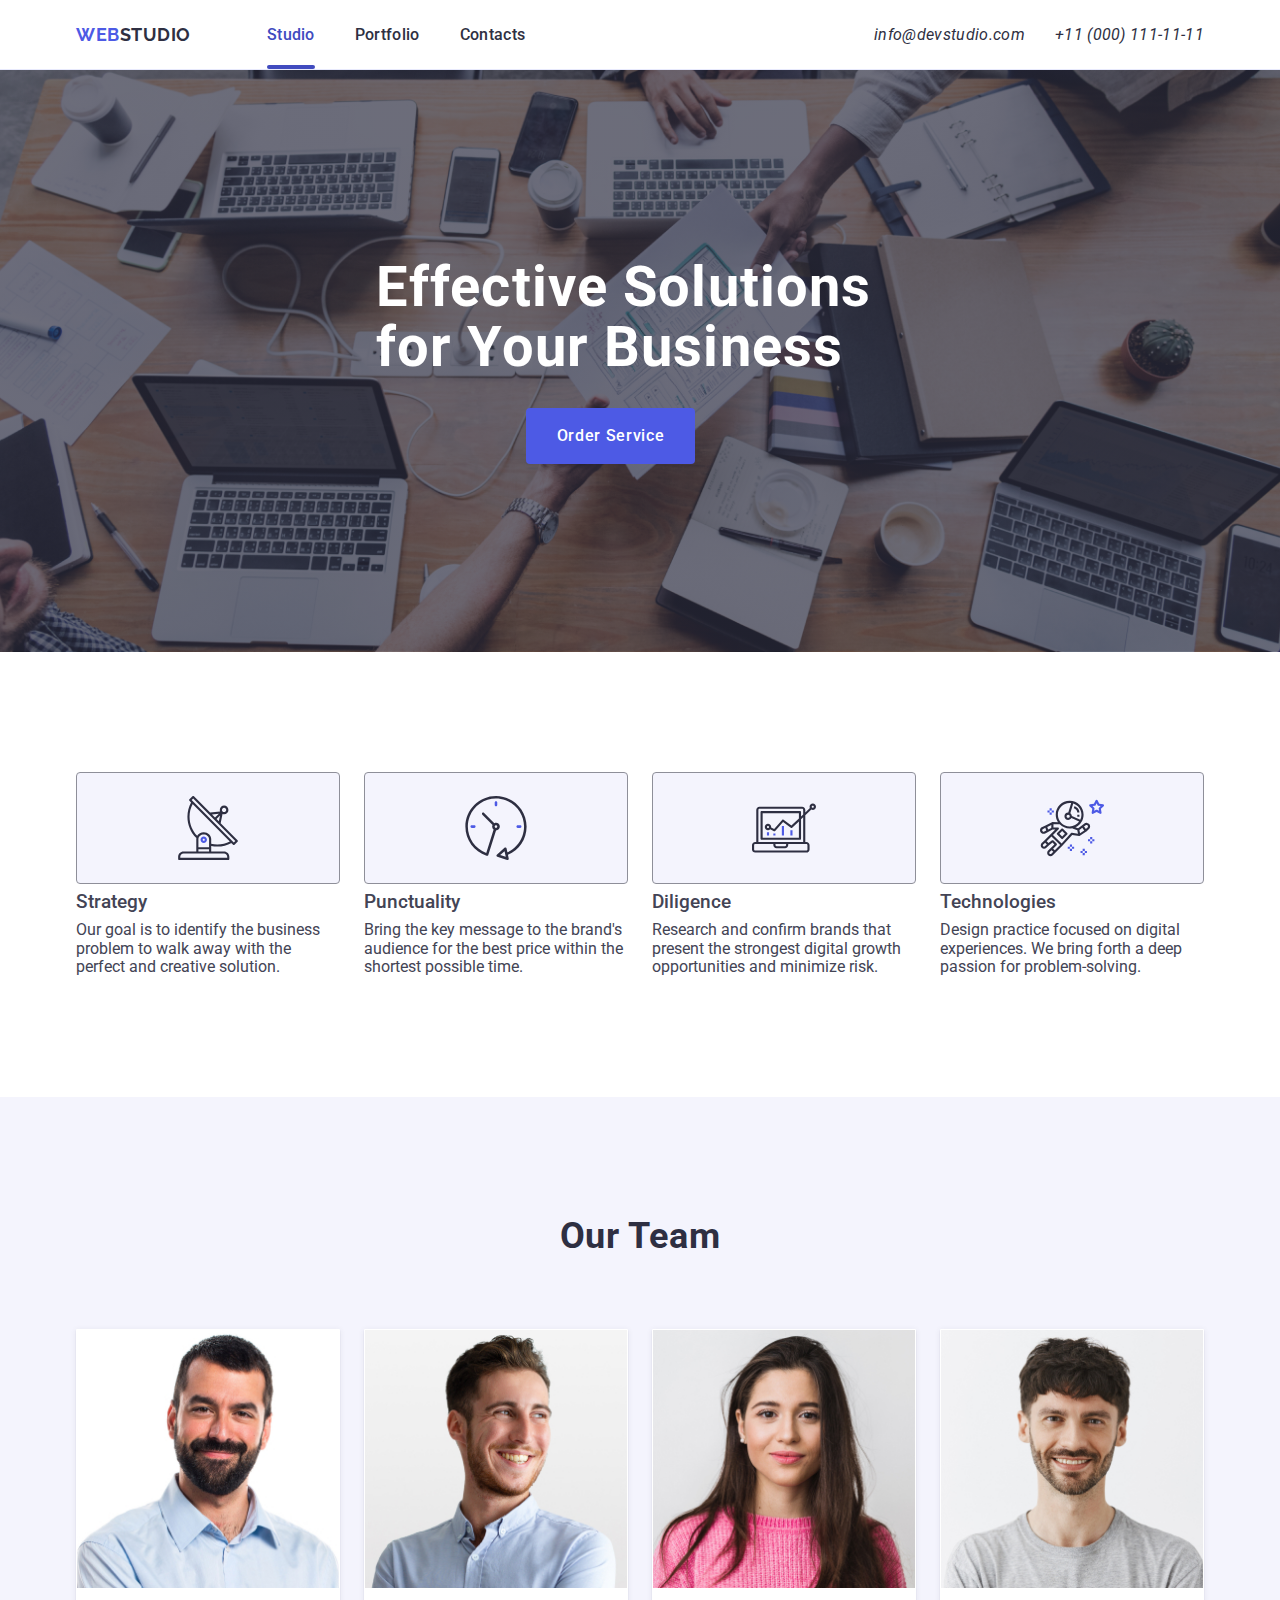
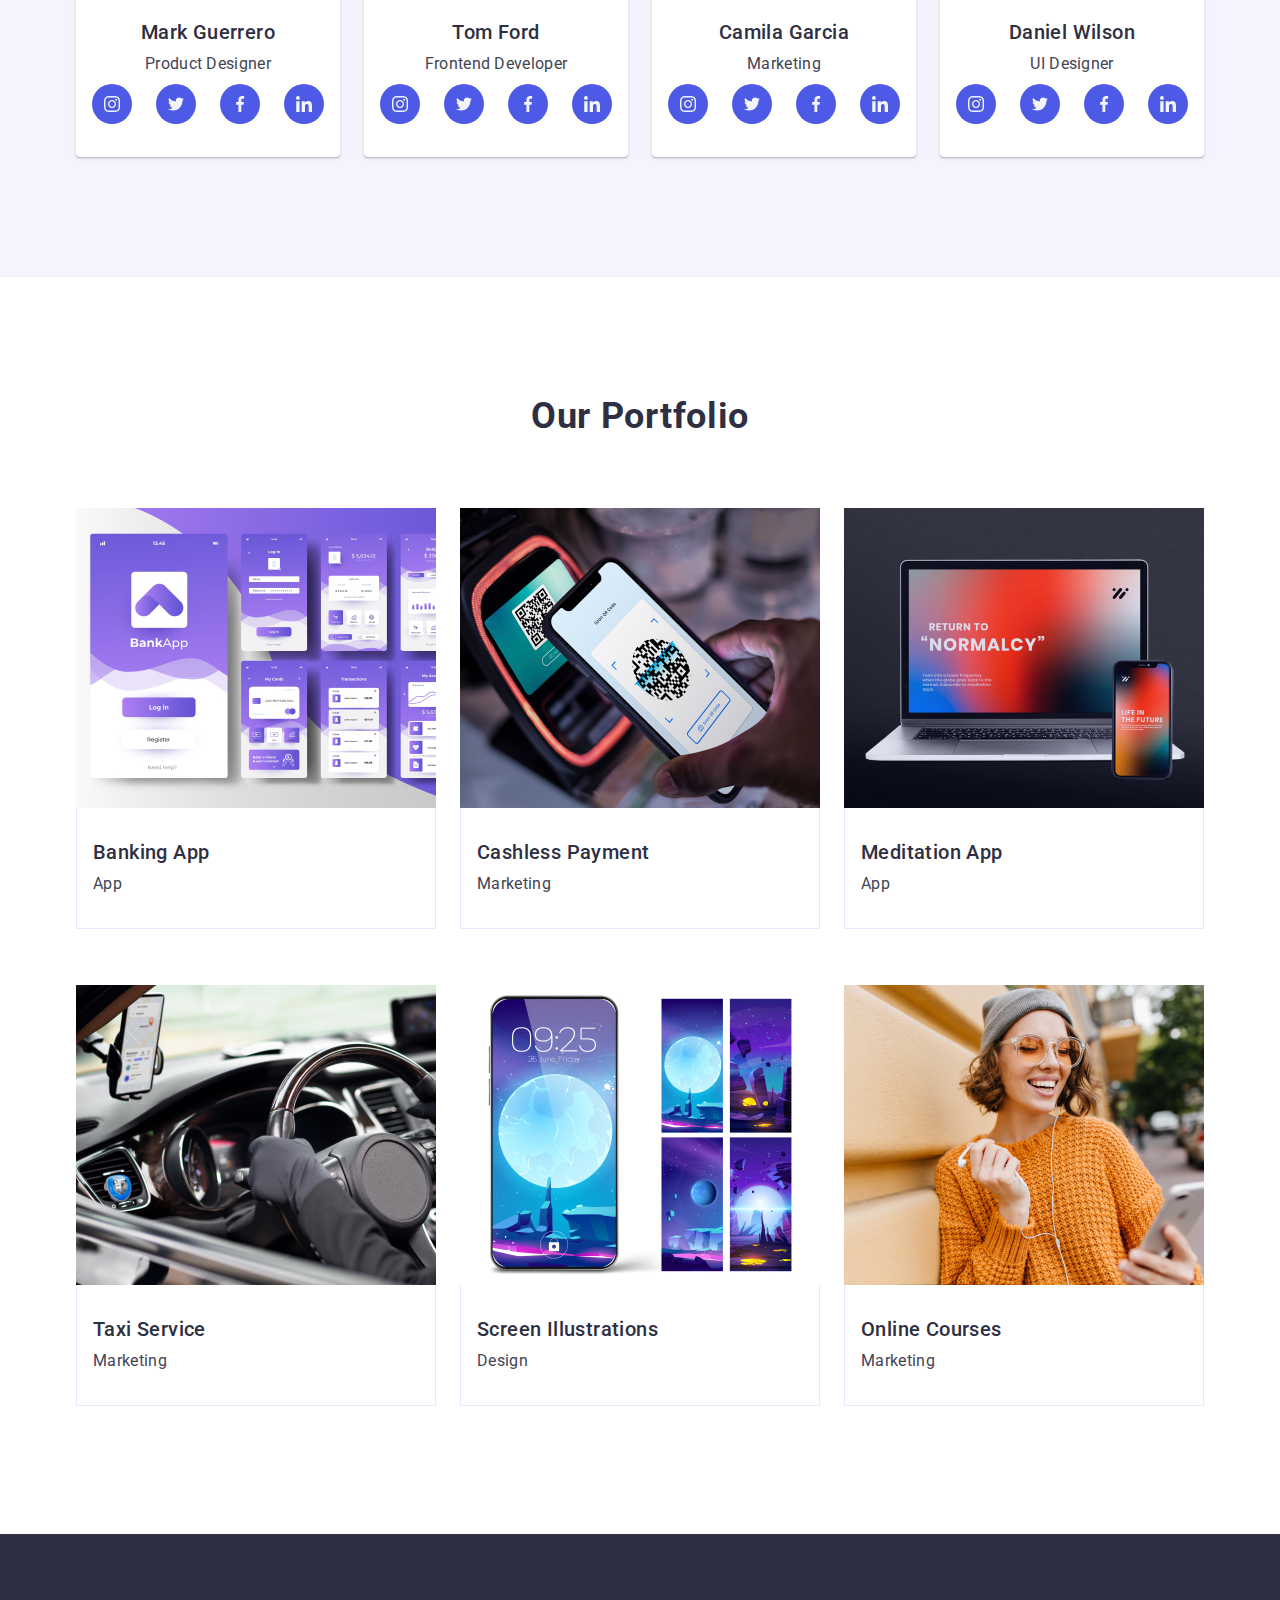
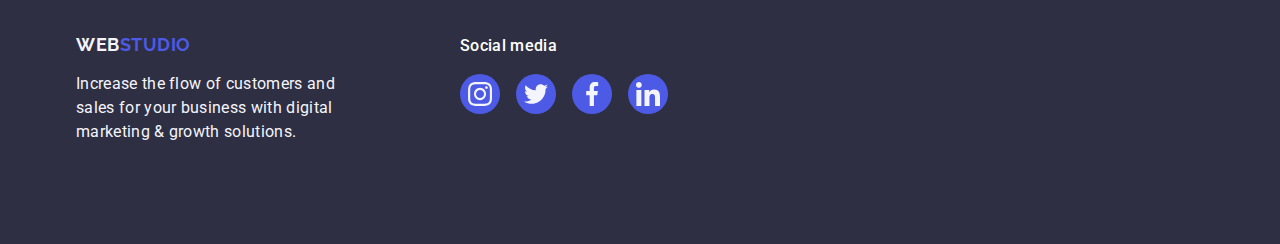
<file: index.html>
<!doctype html>
<html lang="en">
  <head>
    <meta charset="utf-8" />
    <meta name="description" content="Effective Solutions for Your Business" />
    <title>Website</title>
    
            <link rel="preconnect" href="https://fonts.googleapis.com">
      <link rel="preconnect" href="https://fonts.gstatic.com" crossorigin>
      <link href="https://fonts.googleapis.com/css2?family=Raleway:wght@800&family=Roboto:wght@400;500;700;900&display=swap" rel="stylesheet"> 
      <link rel="stylesheet" href="https://cdn.jsdelivr.net/npm/modern-normalize@2.0.0/modern-normalize.min.css"/>
      <link rel="stylesheet" href="./css/style.css"/> 
    <style>
        body{
          font-family:"Roboto",sans-serif;
          color:#434455;
          background-color: #ffffff;

        }  
        a{text-decoration: none;} 

         .container{
          width: 1158px;
          margin: 0 auto;
          padding: 0 15px;
          }
    </style>
  </head> 
  <body class="cialo">
    <svg aria-hidden="true" style="position: absolute; width: 0; height: 0; overflow: hidden;" version="1.1" xmlns="http://www.w3.org/2000/svg" xmlns:xlink="http://www.w3.org/1999/xlink">
      <defs>
      <symbol id="icon-twitter" viewBox="0 0 32 32">
      <path fill="#f4f4fd" style="fill: var(--color1, #f4f4fd)" d="M32 6.078c-1.1 0.494-2.376 0.858-3.712 1.029l-0.068 0.007c1.36-0.817 2.381-2.078 2.873-3.58l0.013-0.046c-1.197 0.723-2.591 1.274-4.076 1.574l-0.084 0.014c-1.2-1.279-2.901-2.076-4.788-2.076-3.623 0-6.56 2.937-6.56 6.56v0c0 0.52 0.044 1.020 0.152 1.496-5.468-0.276-10.278-2.878-13.495-6.828l-0.027-0.034c-0.563 0.949-0.895 2.091-0.895 3.311 0 2.264 1.145 4.261 2.888 5.442l0.023 0.015c-1.092-0.030-2.109-0.325-2.997-0.823l0.033 0.017v0.072c0.004 3.164 2.237 5.806 5.213 6.438l0.043 0.008c-0.501 0.137-1.075 0.216-1.669 0.216-0.018 0-0.036-0-0.054-0l0.003 0c-0.031 0.001-0.067 0.001-0.103 0.001-0.403 0-0.796-0.041-1.176-0.119l0.037 0.006c0.873 2.624 3.273 4.496 6.121 4.57l0.009 0c-2.214 1.744-5.044 2.798-8.12 2.798-0.005 0-0.010 0-0.015 0h0.001c-0.538 0-1.054-0.024-1.57-0.090 2.826 1.846 6.287 2.944 10.004 2.944 0.021 0 0.042-0 0.063-0h-0.003c12.072 0 18.672-10 18.672-18.668 0-0.29-0.010-0.57-0.024-0.848 1.299-0.937 2.391-2.066 3.258-3.359l0.030-0.047z"></path>
      </symbol>
      <symbol id="icon-linkedin" viewBox="0 0 32 32">
      <path fill="#f4f4fd" style="fill: var(--color1, #f4f4fd)" d="M31.992 32h0.008v-11.74c0-5.74-1.236-10.164-7.948-10.164-3.226 0-5.392 1.772-6.276 3.45h-0.094v-2.912h-6.362v21.366h6.628v-10.58c0-2.786 0.528-5.48 3.976-5.48 3.4 0 3.45 3.18 3.45 5.66v10.4h6.62zM0.528 10.636h6.634v21.364h-6.634v-21.364zM3.842 0c-2.12 0-3.84 1.72-3.84 3.84s1.72 3.88 3.84 3.88c2.122 0 3.844-1.76 3.844-3.88s-1.726-3.84-3.846-3.84z"></path>
      </symbol>
      <symbol id="icon-facebook" viewBox="0 0 32 32">
      <path fill="#f4f4fd" style="fill: var(--color1, #f4f4fd)" d="M21.33 5.314h2.92v-5.088c-1.238-0.144-2.672-0.226-4.125-0.226-0.046 0-0.092 0-0.138 0l0.007-0c-4.212 0-7.094 2.65-7.094 7.52v4.48h-4.65v5.688h4.648v14.312h5.698v-14.31h4.46l0.708-5.69h-5.17v-3.92c0.002-1.644 0.444-2.768 2.736-2.768z"></path>
      </symbol>
      <symbol id="icon-instagram" viewBox="0 0 32 32">
      <path fill="#f4f4fd" style="fill: var(--color1, #f4f4fd)" d="M31.968 9.408c-0.074-1.7-0.35-2.87-0.744-3.882-0.424-1.111-1.053-2.058-1.849-2.837l-0.001-0.001c-0.78-0.792-1.724-1.419-2.778-1.826l-0.054-0.018c-1.020-0.394-2.18-0.67-3.88-0.744-1.716-0.080-2.262-0.1-6.602-0.1-4.346 0-4.89 0.020-6.596 0.094-1.7 0.074-2.868 0.35-3.88 0.744-1.112 0.424-2.060 1.053-2.839 1.849l-0.001 0.001c-0.792 0.78-1.419 1.724-1.826 2.778l-0.018 0.054c-0.394 1.020-0.668 2.18-0.744 3.88-0.080 1.714-0.1 2.26-0.1 6.602 0 4.346 0.020 4.89 0.094 6.596 0.074 1.7 0.35 2.87 0.744 3.882 0.406 1.076 1.038 2.038 1.85 2.84 0.8 0.81 1.77 1.442 2.832 1.842 1.020 0.394 2.18 0.67 3.882 0.744 1.706 0.076 2.25 0.094 6.596 0.094 4.344 0 4.888-0.020 6.594-0.094 1.7-0.074 2.87-0.35 3.882-0.744 2.156-0.85 3.832-2.524 4.663-4.625l0.019-0.055c0.394-1.020 0.67-2.184 0.744-3.884 0.076-1.706 0.094-2.25 0.094-6.594 0-4.346-0.006-4.89-0.080-6.596zM29.088 22.472c-0.070 1.564-0.332 2.408-0.552 2.97-0.551 1.4-1.638 2.488-3.002 3.027l-0.036 0.013c-0.562 0.218-1.412 0.48-2.968 0.548-1.688 0.076-2.194 0.094-6.464 0.094s-4.782-0.020-6.464-0.094c-1.564-0.068-2.408-0.33-2.97-0.55-0.721-0.269-1.335-0.676-1.837-1.193l-0.001-0.001c-0.517-0.504-0.923-1.118-1.183-1.804l-0.011-0.034c-0.22-0.562-0.48-1.412-0.55-2.968-0.074-1.688-0.094-2.196-0.094-6.464 0-4.27 0.020-4.782 0.094-6.464 0.070-1.564 0.332-2.406 0.55-2.97 0.256-0.694 0.664-1.324 1.2-1.838 0.52-0.53 1.144-0.938 1.84-1.194 0.56-0.22 1.412-0.48 2.968-0.55 1.688-0.074 2.194-0.094 6.464-0.094 4.276 0 4.78 0.020 6.464 0.094 1.562 0.070 2.406 0.332 2.968 0.55 0.694 0.256 1.326 0.664 1.84 1.194 0.53 0.52 0.936 1.144 1.192 1.84 0.22 0.56 0.482 1.412 0.55 2.968 0.076 1.688 0.094 2.194 0.094 6.464s-0.018 4.77-0.092 6.458z"></path>
      <path fill="#f4f4fd" style="fill: var(--color1, #f4f4fd)" d="M16.060 7.782c-4.462 0.102-8.041 3.743-8.041 8.22s3.578 8.118 8.031 8.22l0.009 0c4.462-0.102 8.041-3.743 8.041-8.22s-3.578-8.118-8.031-8.22l-0.009-0zM16.060 21.336c-2.946 0-5.334-2.388-5.334-5.334s2.388-5.334 5.334-5.334v0c2.946 0 5.334 2.388 5.334 5.334s-2.388 5.334-5.334 5.334v0zM26.524 7.458c0 1.060-0.86 1.92-1.92 1.92s-1.92-0.86-1.92-1.92v0c0-1.060 0.86-1.92 1.92-1.92s1.92 0.86 1.92 1.92v0z"></path>
      </symbol>
      <symbol id="icon-antenna" viewBox="0 0 32 32">
      <path fill="#2e2f42" style="fill: var(--color2, #2e2f42)" d="M30.773 22.098l-8.443-8.505 0.937-4.615c0.242 0.094 0.499 0.143 0.759 0.145h0.006c0.008 0 0.017 0 0.026 0 1.192 0 2.159-0.967 2.159-2.159s-0.967-2.159-2.159-2.159c-1.192 0-2.159 0.967-2.159 2.159 0 0.26 0.046 0.508 0.13 0.739l-0.005-0.015-4.96 0.605-8.091-8.133c-0.096-0.098-0.229-0.159-0.376-0.16h-0c-0.14 0.001-0.274 0.057-0.373 0.155l-1.513 1.504c-0.097 0.097-0.156 0.23-0.156 0.377s0.060 0.281 0.156 0.377v0l0.814 0.825c-1.143 2.062-1.816 4.522-1.816 7.139 0 4.106 1.656 7.825 4.336 10.526l-0.001-0.001c0.042 0.041 0.091 0.073 0.146 0.098-0.032 0.164-0.051 0.353-0.052 0.546v6.188h-6.4c-1.472 0.001-2.666 1.194-2.667 2.666v1.067c0 0.295 0.239 0.533 0.534 0.533h24.534c0.294 0 0.534-0.239 0.534-0.534v-1.067c-0.002-1.472-1.195-2.665-2.667-2.666h-6.4v-2.742c1.003 0.21 2.024 0.317 3.049 0.32 2.58-0.003 5.005-0.663 7.117-1.822l-0.077 0.039 0.819 0.823c0.099 0.101 0.235 0.159 0.377 0.16 0.14-0.001 0.274-0.056 0.373-0.155l1.512-1.505c0.096-0.097 0.156-0.23 0.156-0.377s-0.060-0.28-0.156-0.377v0zM23.28 6.233c0.193-0.192 0.458-0.31 0.752-0.31 0.589 0 1.067 0.478 1.067 1.066s-0.477 1.066-1.067 1.066c-0 0-0 0-0 0h-0.003c-0.587-0.003-1.061-0.479-1.061-1.066 0-0.296 0.12-0.563 0.315-0.756l0-0h-0.002zM22.024 9.738l-0.599 2.945-1.175-1.182 1.774-1.764zM21.419 8.836l-1.92 1.909-1.485-1.493 3.405-0.415zM24.004 28.8c0.884 0 1.6 0.716 1.6 1.6v0 0.534h-23.466v-0.534c0-0.884 0.716-1.6 1.6-1.6h20.267zM16.538 26.666v1.067h-5.334v-1.067h5.334zM11.204 25.6v-4.053c0-1.294 1.197-2.346 2.666-2.346s2.667 1.053 2.667 2.346v4.053h-5.334zM17.604 23.904v-2.357c0-1.882-1.675-3.413-3.733-3.413-0.018-0-0.038-0-0.059-0-1.353 0-2.54 0.707-3.213 1.771l-0.009 0.016c-2.36-2.482-3.811-5.846-3.811-9.549 0-2.314 0.567-4.496 1.569-6.414l-0.036 0.077 18.602 18.709c-1.823 0.947-3.98 1.502-6.266 1.502-1.079 0-2.128-0.124-3.136-0.357l0.093 0.018zM28.893 23.221l-21.057-21.18 0.755-0.752 7.935 7.98c0.003 0 0.006 0.007 0.009 0.009l13.114 13.191-0.757 0.752z"></path>
      <path fill="#4d5ae5" style="fill: var(--color3, #4d5ae5)" d="M13.876 20.267h-0.005c-0.001 0-0.002 0-0.002 0-0.884 0-1.6 0.716-1.6 1.6s0.715 1.599 1.597 1.6h0.005c0.001 0 0.002 0 0.002 0 0.884 0 1.6-0.716 1.6-1.6s-0.715-1.599-1.597-1.6h-0zM14.249 22.245c-0.096 0.096-0.229 0.155-0.376 0.155-0.295 0-0.534-0.239-0.534-0.534 0-0.001 0-0.001 0-0.002v0c0.002-0.292 0.238-0.529 0.53-0.53h0c0.293 0.002 0.531 0.24 0.531 0.534 0 0.148-0.060 0.281-0.157 0.378l-0 0h0.005z"></path>
      </symbol>
      <symbol id="icon-astronaut" viewBox="0 0 32 32">
      <path fill="#4d5ae5" style="fill: var(--color3, #4d5ae5)" d="M31.974 4.524c-0.064-0.191-0.227-0.332-0.427-0.362l-0.003-0-1.911-0.278-0.855-1.731c-0.179-0.365-0.776-0.365-0.956 0l-0.855 1.731-1.91 0.278c-0.26 0.038-0.457 0.26-0.457 0.528 0 0.15 0.062 0.285 0.161 0.382l0 0 1.383 1.348-0.326 1.903c-0.034 0.2 0.048 0.402 0.212 0.521 0.166 0.12 0.383 0.136 0.562 0.040l1.709-0.899 1.709 0.899c0.072 0.038 0.157 0.060 0.247 0.060 0.295 0 0.534-0.239 0.534-0.534 0-0.031-0.003-0.062-0.008-0.092l0 0.003-0.326-1.903 1.383-1.348c0.099-0.097 0.161-0.233 0.161-0.382 0-0.059-0.009-0.115-0.027-0.168l0.001 0.004zM29.511 5.851c-0.125 0.122-0.183 0.299-0.153 0.472l0.191 1.114-1-0.526c-0.072-0.039-0.158-0.062-0.248-0.062s-0.177 0.023-0.251 0.063l0.003-0.001-1 0.526 0.191-1.114c0.005-0.027 0.008-0.058 0.008-0.090 0-0.15-0.062-0.285-0.161-0.382l-0-0-0.81-0.79 1.119-0.162c0.174-0.025 0.324-0.135 0.401-0.292l0.5-1.013 0.501 1.013c0.078 0.157 0.228 0.267 0.402 0.292l1.119 0.162-0.809 0.79zM26.134 20.522h-1.067v1.067h1.067v-1.067zM26.134 22.655h-1.067v1.067h1.067v-1.067z"></path>
      <path fill="#4d5ae5" style="fill: var(--color3, #4d5ae5)" d="M27.2 21.589h-1.067v1.067h1.067v-1.067zM25.067 21.589h-1.067v1.067h1.067v-1.067zM22.4 26.389h-1.067v1.067h1.067v-1.067zM22.4 28.523h-1.067v1.067h1.067v-1.067zM23.467 27.456h-1.067v1.067h1.067v-1.067z"></path>
      <path fill="#4d5ae5" style="fill: var(--color3, #4d5ae5)" d="M21.334 27.456h-1.067v1.067h1.067v-1.067zM16 24.256h-1.066v1.067h1.066v-1.067zM16 26.389h-1.066v1.067h1.066v-1.067zM17.067 25.323h-1.067v1.067h1.067v-1.067zM14.934 25.323h-1.067v1.067h1.067v-1.067zM5.867 6.122h-1.066v1.066h1.066v-1.066zM5.867 8.255h-1.066v1.067h1.066v-1.066zM6.933 7.189h-1.066v1.067h1.066v-1.067zM4.8 7.189h-1.067v1.067h1.067v-1.067z"></path>
      <path fill="#2e2f42" style="fill: var(--color2, #2e2f42)" d="M24.715 14.159c-0.28-0.377-0.699-0.636-1.179-0.704l-0.009-0.001c-0.076-0.012-0.164-0.018-0.254-0.018-0.411 0-0.789 0.139-1.090 0.374l0.004-0.003-1.252 0.96-1.898 1.417-1.358-0.541c2.421-1.086 4.114-3.508 4.114-6.32 0-3.823-3.122-6.933-6.961-6.933s-6.962 3.11-6.962 6.933c0 1.386 0.414 2.674 1.12 3.758l-2.769-0.024c-0.008 0-0.015 0.005-0.024 0.005-0.056 0.002-0.109 0.013-0.159 0.032l0.004-0.001c-0.013 0.005-0.026 0.008-0.038 0.014-0.006 0.002-0.013 0.003-0.019 0.007l-3.234 1.597-1.893 0.911c-0.024 0.011-0.045 0.023-0.064 0.036l0.001-0.001c-0.482 0.324-0.794 0.866-0.794 1.482 0 0.297 0.073 0.576 0.201 0.822l-0.005-0.010c0.22 0.429 0.595 0.745 1.056 0.89 0.161 0.053 0.345 0.083 0.537 0.083 0.308 0 0.598-0.078 0.851-0.216l-0.009 0.005 1.388-0.738 2.264-1.169 1.357-0.008-5.442 5.415c0 0.001-0.001 0.001-0.002 0.002l-1.339 1.333c-0.303 0.299-0.49 0.714-0.49 1.173 0 0.002 0 0.003 0 0.005v-0c0 0.445 0.173 0.863 0.49 1.178 0.325 0.323 0.752 0.485 1.179 0.485s0.855-0.162 1.18-0.485l1.314-1.308 1.741-1.3 0.901 0.897-3.102 3.088c-0.303 0.299-0.49 0.714-0.49 1.173 0 0.002 0 0.003 0 0.005v-0c0 0.445 0.174 0.863 0.49 1.179 0.325 0.323 0.752 0.485 1.18 0.485s0.855-0.162 1.18-0.485l3.482-3.466c0-0.001 0-0.002 0.001-0.002l1.010-1-0.004-0.003c0.007-0.006 0.015-0.009 0.022-0.015l5.166-5.658 3.471 0.494c0.020 0.003 0.044 0.004 0.068 0.004 0.070 0 0.137-0.014 0.198-0.039l-0.004 0.001c0.017-0.006 0.033-0.015 0.050-0.023 0.019-0.009 0.039-0.015 0.057-0.027l3.213-2.134c0.012-0.008 0.018-0.020 0.029-0.029 0.012-0.010 0.029-0.014 0.040-0.025l1.272-1.192c0.347-0.326 0.564-0.787 0.564-1.299 0-0.4-0.132-0.77-0.355-1.067l0.003 0.005zM2.13 17.77c-0.173 0.093-0.37 0.111-0.558 0.052-0.295-0.093-0.505-0.364-0.505-0.683 0-0.236 0.114-0.445 0.29-0.575l0.002-0.001 1.314-0.632 0.316 0.925 0.133 0.388-0.993 0.527zM5.628 15.943l-1.548 0.8-0.255-0.747-0.183-0.537 2.026-1-0.040 1.483zM20.727 9.322c0 0.918-0.219 1.785-0.599 2.559l-4.181-1.899c-0.043-0.575-0.342-1.073-0.782-1.384l-0.006-0.004 1.464-4.86c2.378 0.755 4.105 2.974 4.105 5.587zM8.938 9.322c0-3.235 2.644-5.867 5.894-5.867 0.253 0 0.5 0.022 0.745 0.053l-1.432 4.753c-0.019 0-0.037-0.005-0.057-0.005-0 0-0.001 0-0.001 0-1.032 0-1.869 0.835-1.871 1.866v0c0.003 1.031 0.84 1.867 1.871 1.867 0 0 0.001 0 0.001 0h-0c0.694 0 1.294-0.383 1.618-0.944l3.863 1.755c-1.075 1.447-2.795 2.39-4.736 2.39-3.25 0-5.895-2.633-5.895-5.867zM14.895 10.122c0 0.441-0.362 0.8-0.806 0.8-0.001 0-0.001 0-0.002 0-0.443 0-0.802-0.358-0.804-0.8v-0c0-0.441 0.361-0.8 0.806-0.8s0.806 0.359 0.806 0.8zM2.465 25.146c-0.11 0.108-0.261 0.175-0.428 0.175s-0.317-0.067-0.427-0.175l0 0c-0.109-0.108-0.176-0.257-0.176-0.422s0.067-0.315 0.176-0.422l0-0 0.962-0.959 0.851 0.848-0.958 0.955zM5.678 28.88c-0.11 0.109-0.261 0.176-0.428 0.176s-0.317-0.067-0.427-0.175l0 0c-0.109-0.108-0.176-0.257-0.176-0.422s0.067-0.315 0.176-0.422l0-0 0.963-0.959 0.852 0.848-0.96 0.955zM9.161 25.411l-0.002 0.001-1.765 1.76-0.851-0.848 1.763-1.756s0.001 0 0.002-0.001c0.040-0.040 0.065-0.088 0.090-0.135 0.007-0.014 0.020-0.026 0.026-0.040 0.017-0.041 0.019-0.085 0.025-0.129 0.004-0.024 0.014-0.047 0.014-0.073 0-0.035-0.012-0.070-0.020-0.105-0.007-0.032-0.007-0.065-0.018-0.096-0.020-0.050-0.055-0.095-0.091-0.137-0.010-0.012-0.014-0.027-0.025-0.038h-0.001l-0.001-0.002-1.607-1.6c-0.017-0.017-0.039-0.024-0.058-0.038-0.025-0.021-0.054-0.040-0.084-0.056l-0.003-0.001c-0.027-0.013-0.058-0.024-0.090-0.032l-0.003-0.001c-0.030-0.009-0.065-0.017-0.101-0.020l-0.002-0c-0.006-0-0.013-0-0.020-0-0.026 0-0.052 0.002-0.077 0.006l0.003-0c-0.039 0.004-0.074 0.011-0.108 0.021l0.004-0.001c-0.036 0.013-0.067 0.028-0.096 0.046l0.002-0.001c-0.020 0.011-0.043 0.015-0.061 0.029l-1.774 1.324-0.901-0.897 2.399-2.386 4.36 4.289-0.927 0.919zM15.979 18.394c-0.015-0.002-0.030 0.004-0.045 0.003-0.008-0-0.017-0.001-0.026-0.001-0.031 0-0.062 0.003-0.092 0.008l0.003-0c-0.030 0.005-0.059 0.011-0.088 0.021-0.037 0.013-0.069 0.029-0.098 0.048l0.002-0.001c-0.030 0.018-0.057 0.038-0.083 0.061-0.013 0.011-0.028 0.017-0.040 0.029l-4.698 5.146-4.328-4.257 2.833-2.818c0.096-0.097 0.156-0.23 0.156-0.377 0-0.295-0.239-0.534-0.534-0.534-0 0-0.001 0-0.001 0h0l-2.219 0.013 0.027-1.607 3.104 0.027c1.264 1.297 3.027 2.101 4.978 2.101 0.001 0 0.002 0 0.003 0h-0c0.438 0 0.864-0.045 1.279-0.122 0.040 0.032 0.079 0.064 0.13 0.085l2.41 0.96 0.331 1.643-3.003-0.427zM20.020 18.573l-0.314-1.558 1.447-1.080 0.947 1.257-2.080 1.381zM23.774 15.742l-0.838 0.785-0.931-1.236 0.831-0.637c0.155-0.12 0.351-0.168 0.543-0.143 0.194 0.027 0.364 0.128 0.48 0.284 0.217 0.292 0.18 0.699-0.085 0.947z"></path>
      <path fill="#2e2f42" style="fill: var(--color2, #2e2f42)" d="M13.602 18.544l-2.143-2.134c-0.096-0.096-0.229-0.155-0.376-0.155s-0.28 0.059-0.376 0.155l-2.143 2.134c-0.097 0.097-0.156 0.231-0.156 0.378s0.060 0.281 0.156 0.378l-0-0 2.143 2.133c0.096 0.096 0.229 0.155 0.376 0.155s0.28-0.059 0.376-0.155l2.143-2.133c0.097-0.097 0.157-0.23 0.157-0.378s-0.060-0.282-0.157-0.378l-0-0zM11.083 20.303l-1.386-1.381 1.386-1.381 1.387 1.381-1.387 1.381zM17.164 5.071l-0.258 1.035c0.071 0.018 1.738 0.452 1.738 2.149h1.067c0-2.017-1.666-2.966-2.546-3.185zM19.711 9.322h-1.067v1.067h1.067v-1.067z"></path>
      </symbol>
      <symbol id="icon-diagram" viewBox="0 0 32 32">
      <path fill="#4d5ae5" style="fill: var(--color3, #4d5ae5)" d="M14.925 14.965h1.066v4.797h-1.066v-4.797zM19.19 17.097h1.066v2.665h-1.066v-2.665zM10.661 18.696h1.066v1.066h-1.066v-1.066zM7.463 18.163h1.066v1.599h-1.066v-1.599z"></path>
      <path fill="#2e2f42" style="fill: var(--color2, #2e2f42)" d="M1.599 28.291h25.587c0 0 0 0 0 0 0.883 0 1.599-0.716 1.599-1.599v0-2.133c0-0.883-0.716-1.599-1.599-1.599-0 0-0 0-0.001 0h-0.533v-13.293l3.028-2.868c0.207 0.105 0.452 0.166 0.711 0.166 0.888 0 1.608-0.72 1.608-1.608s-0.72-1.608-1.608-1.608c-0.888 0-1.608 0.72-1.608 1.608 0 0.247 0.055 0.48 0.155 0.689l-0.004-0.010-2.282 2.163v-1.23c0-0.883-0.716-1.599-1.599-1.599v0h-21.322c-0 0-0 0-0.001 0-0.883 0-1.599 0.716-1.599 1.599 0 0 0 0 0 0.001v-0 15.991h-0.533c-0.883 0-1.599 0.716-1.599 1.599 0 0 0 0 0 0.001v-0 2.133c0 0.883 0.716 1.599 1.599 1.599v0zM30.384 4.837c0.294 0 0.533 0.239 0.533 0.533s-0.239 0.533-0.533 0.533v0c-0.294 0-0.533-0.239-0.533-0.533s0.239-0.533 0.533-0.533v0zM3.199 6.969c0-0.295 0.239-0.534 0.533-0.534h21.322c0.294 0 0.533 0.239 0.533 0.534v2.238l-1.066 1.013v-2.185c0-0.295-0.238-0.533-0.533-0.533h-19.19c-0.295 0-0.533 0.239-0.533 0.533v13.326c0 0.295 0.239 0.534 0.533 0.534h19.19c0.294 0 0.533-0.239 0.533-0.534v-9.674l1.066-1.010v12.283h-22.388v-15.991zM7.996 13.899c-0.001 0-0.003 0-0.005 0-0.883 0-1.599 0.716-1.599 1.599s0.716 1.599 1.599 1.599c0.432 0 0.824-0.171 1.112-0.45l-0 0 1.853 0.93c0.215 0.108 0.476 0.057 0.636-0.123l3.938-4.431 3.872 2.902c0.208 0.156 0.498 0.139 0.686-0.040l3.365-3.188v8.131h-18.123v-12.26h18.124v2.66l-3.772 3.572-3.905-2.928c-0.088-0.066-0.199-0.106-0.319-0.106-0.158 0-0.3 0.069-0.398 0.178l-0 0.001-3.993 4.493-1.493-0.746c0.011-0.064 0.018-0.129 0.021-0.194-0-0.883-0.716-1.599-1.599-1.599h-0zM8.529 15.498c0 0.294-0.239 0.533-0.533 0.533s-0.533-0.239-0.533-0.533v0c0-0.294 0.239-0.533 0.533-0.533s0.533 0.239 0.533 0.533v0zM11.727 24.026h5.331v0.533c0 0.294-0.238 0.533-0.533 0.533h-4.264c-0.294 0-0.533-0.239-0.533-0.533v0-0.533zM1.066 24.56c0-0.294 0.239-0.533 0.533-0.533h9.062v0.533c0 0 0 0 0 0 0 0.883 0.716 1.599 1.599 1.599h4.265c0.883 0 1.599-0.716 1.599-1.599 0-0 0-0 0-0.001v0-0.533h9.061c0.295 0 0.534 0.238 0.534 0.533v2.133c0 0.294-0.239 0.533-0.534 0.533h-25.586c-0.294 0-0.533-0.239-0.533-0.533v0-2.133z"></path>
      </symbol>
      <symbol id="icon-clock" viewBox="0 0 32 32">
      <path fill="#2e2f42" style="fill: var(--color2, #2e2f42)" d="M31.297 15.301c-0.002-8.452-6.855-15.303-15.308-15.301s-15.303 6.855-15.301 15.308c0.002 6.788 4.422 12.543 10.541 14.545l0.108 0.031c0.060 0.019 0.123 0.029 0.187 0.029 0.121 0 0.239-0.032 0.342-0.093 0.135-0.080 0.236-0.207 0.284-0.357l3.865-12.25c1.054-0.004 1.906-0.859 1.906-1.913 0-1.057-0.856-1.913-1.913-1.913-0.303 0-0.59 0.070-0.844 0.196l0.011-0.005-5.106-5.107c-0.115-0.115-0.275-0.187-0.451-0.187-0.352 0-0.638 0.285-0.638 0.638 0 0.176 0.071 0.336 0.187 0.451v0l5.104 5.109c-0.121 0.241-0.191 0.525-0.191 0.826 0 0.601 0.283 1.137 0.723 1.48l0.004 0.003-3.683 11.673c-7.278-2.681-11.005-10.754-8.323-18.032 2.681-7.277 10.755-11.005 18.032-8.323s11.004 10.755 8.323 18.032c-1.345 3.581-4.004 6.406-7.374 7.938l-0.088 0.036-0.398-1.875c-0.063-0.291-0.318-0.505-0.624-0.505-0.163 0-0.312 0.061-0.425 0.162l0.001-0.001-3.837 3.425c-0.132 0.117-0.214 0.287-0.214 0.477 0 0.283 0.185 0.524 0.441 0.607l0.005 0.001 4.899 1.564c0.058 0.020 0.126 0.031 0.196 0.031 0.352 0 0.637-0.285 0.637-0.637 0-0.047-0.005-0.093-0.015-0.137l0.001 0.004-0.391-1.839c5.528-2.374 9.329-7.772 9.329-14.057 0-0.011 0-0.023-0-0.034v0.002zM15.992 14.664c0.352 0 0.638 0.286 0.638 0.638s-0.286 0.638-0.638 0.638v0c-0.352 0-0.638-0.286-0.638-0.638s0.286-0.638 0.638-0.638v0zM18.093 29.527l2.184-1.948 0.603 2.84-2.787-0.892z"></path>
      <path fill="#4d5ae5" style="fill: var(--color3, #4d5ae5)" d="M15.354 3.185v1.275c0 0.352 0.285 0.638 0.637 0.638s0.638-0.285 0.638-0.638v-1.275c-0.014-0.341-0.294-0.613-0.637-0.613s-0.624 0.271-0.637 0.611l-0 0.001zM3.876 14.664c-0.352 0-0.637 0.285-0.637 0.637s0.285 0.637 0.638 0.637h1.275c0.352 0 0.638-0.285 0.638-0.637s-0.285-0.637-0.638-0.637h-1.275zM28.108 15.939c0.352 0 0.637-0.285 0.637-0.637s-0.285-0.637-0.637-0.637h-1.275c-0.341 0.014-0.613 0.294-0.613 0.637s0.271 0.624 0.611 0.637l0.001 0h1.275z"></path>
      </symbol>
      </defs>
      </svg>
    <header class="top">
      <div class="top__container container">
      <nav class="logonav">
        <a class="logo" href="/index.html">Web<span class="llogo">Studio</span> </a>
        <ul class="menu">
          <li><a class="pierwszylink" href ="">Studio</a></li>
          <li><a class="pierwszal" href="">Portfolio </a></li>
          <li><a class="pierwszal" href="">Contacts</a></li>
        </ul>
      </nav>
      <address class="adresywnaglowko">
        <ul class="addresslist">
          <li class="contactitem"><a class="add" href="mailto:info@devstudio.com">info@devstudio.com</a></li>
          <li class="contactitem"><a class="add" href="tel:+110001111111">+11 (000) 111-11-11</a></li>
        </ul>
      </address>
    </div>
  </header>
  <main>
    <section class="first">
      <div class="container">
      <h1 class="title">Effective Solutions for Your Business</h1>
      <button class="btn" type="button">Order Service</button>
    </div>
    </section>
    <section class="secundo">
      <div class="container">
      <h2 class="visually-hidden">.</h2>
      <ul class="listapierwsza">
        <li class="pierwszypunkt">
          <div class="kontenersekcjadruga">
          <svg width="64" height="64"><use href="./images/icons.svg#icon-antenna"></use></svg></div>
          <h3 class="mikro">Strategy</h3>
          <p class="akapit">
            Our goal is to identify the business problem to walk away with the
            perfect and creative solution.
          </p>
        </li>
        <li class="pierwszypunkt">
          <div class="kontenersekcjadruga">
          <svg width="64" height="64"><use href="./images/icons.svg#icon-clock"></use></svg></div>
          <h3 class="mikro">Punctuality</h3>
          <p class="akapit">
            Bring the key message to the brand's audience for the best price
            within the shortest possible time.
          </p>
        </li>
        <li class="pierwszypunkt">
          <div class="kontenersekcjadruga">
            <svg width="64" height="64"><use href="./images/icons.svg#icon-diagram"></use></svg></div>
          <h3 class="mikro">Diligence</h3>
          <p class="akapit">
            Research and confirm brands that present the strongest digital
            growth opportunities and minimize risk.
          </p>
        </li>
        <li class="pierwszypunkt">
          <div class="kontenersekcjadruga">
            <svg width="64" height="64"><use href="./images/icons.svg#icon-astronaut"></use></svg></div>
          <h3 class="mikro">Technologies</h3>
          <p class="akapit">
            Design practice focused on digital experiences. We bring forth a
            deep passion for problem-solving.
          </p>
        </li>
      </ul>
    </div>
    </section>
    <section class="team">
      <div class="container">
      <h2 class="titlee">Our Team</h2>
      <ul class="listapracownikow" >
        <li class="pierwszy">
          
          <img 
            src="./images/mark.jpg"
            alt="bearded man in a blue shirt"
            width="264"
            height="260"
          />
          <div class="teamrazem">
          <h3 class="naglowek">Mark Guerrero</h3>
          <p class="kkk">Product Designer</p>
          <ul class="listamediow">
            <li class="elementlistymediow">
              <a class="linkelementowlisty" href="https://www.instagram.com/" target="_blank">
                <svg class="ikonymediowteam" width="16" height="16"><use href="./images/icons.svg#icon-instagram"></use></svg></a></li>
                <li class="elementlistymediow">
                  <a class="linkelementowlisty" href="https://www.twitter.com/" target="_blank" >
                    <svg class="ikonymediowteam" width="16" height="16"><use href="./images/icons.svg#icon-twitter"></use></svg></a></li>
                    <li class="elementlistymediow">
                      <a class="linkelementowlisty" href="https://www.facebook.com/" target="_blank">
                        <svg class="ikonymediowteam" width="16" height="16"><use href="./images/icons.svg#icon-facebook"></use></svg></a></li>
                        <li class="elementlistymediow">
                          <a class="linkelementowlisty" href="https://www.linkedin.com/" target="_blank">
                            <svg class="ikonymediowteam" width="16" height="16"><use href="./images/icons.svg#icon-linkedin"></use></svg></a></li>
           </ul>
        </div>
        </li>
        <li class="pierwszy">
         
          <img 
            src="./images/tom.jpg"
            alt="man in a blue shirt"
            width="264"
            height="260"
          />
          <div class="teamrazem">
          <h3 class="naglowek">Tom Ford</h3>
          <p class="kkk">Frontend Developer</p>
       <ul class="listamediow">
        <li class="elementlistymediow">
          <a class="linkelementowlisty">
            <svg class="ikonymediowteam" width="16" height="16"><use href="./images/icons.svg#icon-instagram"></use></svg></a></li>
            <li class="elementlistymediow">
              <a class="linkelementowlisty">
                <svg class="ikonymediowteam" width="16" height="16"><use href="./images/icons.svg#icon-twitter"></use></svg></a></li>
                <li class="elementlistymediow">
                  <a class="linkelementowlisty">
                    <svg class="ikonymediowteam" width="16" height="16"><use href="./images/icons.svg#icon-facebook"></use></svg></a></li>
                    <li class="elementlistymediow">
                      <a class="linkelementowlisty">
                        <svg class="ikonymediowteam" width="16" height="16"><use href="./images/icons.svg#icon-linkedin"></use></svg></a></li>
       </ul>
        </div>
        </li>
        <li class="pierwszy">
          
          <img 
            src="./images/camila.jpg"
            alt="Woman in a pink blouse"
            width="264"
            height="260"
          />
          <div class="teamrazem">
          <h3 class="naglowek">Camila Garcia</h3>
          <p class="kkk">Marketing</p>
          <ul class="listamediow">
            <li class="elementlistymediow">
              <a class="linkelementowlisty">
                <svg class="ikonymediowteam" width="16" height="16"><use href="./images/icons.svg#icon-instagram"></use></svg></a></li>
                <li class="elementlistymediow">
                  <a class="linkelementowlisty">
                    <svg class="ikonymediowteam" width="16" height="16"><use href="./images/icons.svg#icon-twitter"></use></svg></a></li>
                    <li class="elementlistymediow">
                      <a class="linkelementowlisty">
                        <svg class="ikonymediowteam" width="16" height="16"><use href="./images/icons.svg#icon-facebook"></use></svg></a></li>
                        <li class="elementlistymediow">
                          <a class="linkelementowlisty">
                            <svg class="ikonymediowteam" width="16" height="16"><use href="./images/icons.svg#icon-linkedin"></use></svg></a></li>
           </ul>
        </div>
        </li>
        <li class="pierwszy"> 
          
          <img 
            src="./images/daniel.jpg"
            alt="bearded man in a grey blouse"
            width="264"
            height="260"
          />
          <div class="teamrazem">
          <h3 class="naglowek">Daniel Wilson</h3>
          <p class="kkk">UI Designer</p>
          <ul class="listamediow">
            <li class="elementlistymediow">
              <a class="linkelementowlisty">
                <svg class="ikonymediowteam" width="16" height="16"><use href="./images/icons.svg#icon-instagram"></use></svg></a></li>
                <li class="elementlistymediow">
                  <a class="linkelementowlisty">
                    <svg class="ikonymediowteam" width="16" height="16"><use href="./images/icons.svg#icon-twitter"></use></svg></a></li>
                    <li class="elementlistymediow">
                      <a class="linkelementowlisty">
                        <svg class="ikonymediowteam" width="16" height="16"><use href="./images/icons.svg#icon-facebook"></use></svg></a></li>
                        <li class="elementlistymediow">
                          <a class="linkelementowlisty">
                            <svg class="ikonymediowteam" width="16" height="16"><use href="./images/icons.svg#icon-linkedin"></use></svg></a></li>
           </ul>
        </div>
        </li>
      </ul>
    </div>
    </section>
    <section class="portfolioo">
      <div class="container">
      <h2 class="lll">Our Portfolio</h2>
      <ul class="listaportfolio">
        <li class="aplikacje" >
          <div class="obrazek">
          <img class="bankapp"
            src="./images/purple.jpg"
            alt="Preview of bank app"
            height="300"
            width="360"/>
            <p class="paragraf"> 14 Stylish and User-Friendly App Design Concepts · Task Manager App · Calorie Tracker App · Exotic Fruit Ecommerce App · Cloud Storage App</p>
    </div>
          <div class="appinfo">
          <h3 class="ooo">Banking App</h3>
          <p class="www">App</p>
         
        </div>
        </li>
        <li class="aplikacje">
          <div class="obrazek">
          <img
            src="./images/phone.jpg"
            alt="Payment with phone"
            height="300"
            width="360"/>
            <p class="paragraf"> 14 Stylish and User-Friendly App Design Concepts · Task Manager App · Calorie Tracker App · Exotic Fruit Ecommerce App · Cloud Storage App</p>
          </div>
         
          <div class="appinfo">
          <h3 class="ooo">Cashless Payment</h3>
          <p class="www">Marketing</p> 
       
        </div>
        </li>
        <li class="aplikacje">
          <div class="obrazek">
          <img
            src="./images/laptop.jpg"
            alt="Preview of app on laptop and phone"
            height="300"
            width="360"
          />
          <p class="paragraf"> 14 Stylish and User-Friendly App Design Concepts · Task Manager App · Calorie Tracker App · Exotic Fruit Ecommerce App · Cloud Storage App</p>
        </div>
          <div class="appinfo">
          <h3 class="ooo">Meditation App</h3>
          <p class="www">App</p> 
        
        </div>
        </li>
        <li class="aplikacje">
          <div class="obrazek">
          <img
            src="./images/car.jpg"
            alt="Human drives car"
            height="300"
            width="360"
          />
          <p class="paragraf"> 14 Stylish and User-Friendly App Design Concepts · Task Manager App · Calorie Tracker App · Exotic Fruit Ecommerce App · Cloud Storage App</p>
        </div>
          <div class="appinfo">
          <h3 class="ooo">Taxi Service</h3>
          <p class="www">Marketing</p> 
       
        </div>
        </li>
        <li class="aplikacje">
          <div class="obrazek">
          <img
            src="./images/colorphone.jpg"
            alt="Preview of screen illustrations"
            height="300"
            width="360"
          />
          <p class="paragraf"> 14 Stylish and User-Friendly App Design Concepts · Task Manager App · Calorie Tracker App · Exotic Fruit Ecommerce App · Cloud Storage App</p>
          </div>
          <div class="appinfo">
          <h3 class="ooo">Screen Illustrations</h3>
          <p class="www">Design</p> 
     
        </div>
        </li>
        <li class="aplikacje">
          <div class="obrazek">
          <img
            src="./images/girl.jpg"
            alt="girl with phone"
            height="300"
            width="360"
          />
          <p class="paragraf"> 14 Stylish and User-Friendly App Design Concepts · Task Manager App · Calorie Tracker App · Exotic Fruit Ecommerce App · Cloud Storage App</p>
        </div>
          <div class="appinfo">
          <h3 class="ooo">Online Courses</h3>
          <p class="www">Marketing</p> 
     
        </div>
        </li>
      </ul>
    </div>
    </section>
  </main>
  <footer class="last">
    <div class="stopkakontener">
      <div class="logoiparagraf">
    <a class="logof" href="/index.html">Web<span class="secondsite">Studio</span></a>
    <p class="lastt">
      Increase the flow of customers and sales for your business with digital
      marketing & growth solutions.
    </p>
  </div>
  <div class="mediawstopce">
<p class="akapitsocial">Social media</p>
<ul class="listawstopce">
  <li class="pierwszyelementwstopce">
<a class="odnosnikwstopce" href="https://www.instagram.com/" target="_blank">
  <svg class="mediawstopceikony" height="24" width="24"><use href="./images/icons.svg#icon-instagram"></use></svg>
</a>
  </li>
  <li class="pierwszyelementwstopce">
    <a class="odnosnikwstopce" href="https://www.twitter.com/" target="_blank">
      <svg class="mediawstopceikony" height="24" width="24"><use href="./images/icons.svg#icon-twitter"></use></svg>
    </a>
      </li>
      <li class="pierwszyelementwstopce">
        <a class="odnosnikwstopce" href="https://www.facebook.com/" target="_blank">
          <svg class="mediawstopceikony" height="24" width="24"><use href="./images/icons.svg#icon-facebook"></use></svg>
        </a>
          </li>
          <li class="pierwszyelementwstopce">
            <a class="odnosnikwstopce" href="https://www.linkedin.com/" target="_blank">
              <svg class="mediawstopceikony" height="24" width="24"><use href="./images/icons.svg#icon-linkedin"></use></svg>
            </a>
              </li>
</ul>
  </div>
    </div>
  </footer>
</body>
</html>
</file>
<file: css/style.css>
* {
    margin: 0;
    padding: 0;
  }
.roboto-r {
    font-family: "Roboto", sans-serif;
    font-weight: 400;
    font-style: normal;
  }
  
  .roboto-m {
    font-family: "Roboto", sans-serif;
    font-weight: 500;
    font-style: normal;
  }
  
  .roboto-b {
    font-family: "Roboto", sans-serif;
    font-weight: 700;
    font-style: normal;
  }

.raleway {
  font-family: "Raleway", sans-serif;
  font-optical-sizing: auto;
  font-weight: 700;
  font-style: normal;
}
img{
    display: block;
}
a{
    color:#2E2F42;
}
.pierwszylink::after{
    content: '';
    width: 100%;
    position: absolute; 
    left: 0; 
    bottom: -1px; 
    height: 4px; 
    background-color: #404bbf; 
    border-radius: 2px;
}

.cialo{
    margin:0;
   
    
}
.top{
    box-shadow:0px 2px 1px rgba(46, 47, 66, 0.08), 0px 1px 1px rgba(46, 47, 66, 0.16), 0px 1px 6px rgba(46, 47, 66, 0.08);
    border-bottom: 1px solid #e7e9fc;
}
.top__container {
    display: flex;
    justify-content: space-between; 
}
.top__container .container {
    width: 1158px;
    margin: 0 auto;
    padding: 0 15px;
}
.container {
    width: 1158px;
    margin: 0 auto;
    padding: 0 15px; 
}
.top{
    font-family:"Roboto",sans-serif;
    font-weight:500;
    font-style:bold;
    font-size: 16px;
    line-height:24px;
    letter-spacing:0.02em;
    background-color:#FFFFFF;
}
.pierwszylink{
    position: relative;
    color: #404bbf;
    transition:color 250ms cubic-bezier(0.4, 0, 0.2, 1); 
    padding: 24px 0; 
}

.logonav{
    display: flex;
    align-items: center;
}
.logonav .menu {
    list-style-type: none;
    margin: 0;
    padding-left: 0;
    gap: 40px;
    display: flex;
    align-items: center;
    justify-content: center;
}
.navlogo{
    display: flex;
    align-items: center  
}
.logo{ 
    margin:0;
    font-size: 18px;
    font-weight: 700;
    font-size: 18px;
    line-height: 1.17;
    letter-spacing: 0.03em;
    text-transform: uppercase;
    color:#4d5ae5;
    margin-right: 76px
}
.logo{
  font-family: "Raleway", sans-serif; 
  padding: 24px 0
}
.llogo{
    color:#2e2f42;      
} 
.addresslist {
    display: flex;
    

}
 .adresywnaglowko{
    display: flex;  
    align-items: center;
 }
.addresslist{
text-decoration: none;
list-style-type: none;
font-family: "Roboto", sans-serif;
font-weight: 400;
font-size: 16px;
letter-spacing: 2%;
}
.addresslist a:hover{
color:#4d5ae5;
}

.contactitem{
display: flex;
gap:40px;

}
.contactitem:not(:last-child) {
   margin-right:30px; 
}
.add{
    transition: color 250ms cubic-bezier(0.4, 0, 0.2, 1);
}
.pierwszal{
    color:#2E2F42;
    padding: 24px 0;
}
.pierwszal:hover{
    color:#404bbf;
}
.pierwszal:focus{
    color:#404bbf;
}
.pierwszal:active{
    color:#404bbf;
    text-decoration: underline;
}
.first{
    background-image:url(https://s3-alpha-sig.figma.com/img/7c8d/46d4/7e83b6c8ee4603ea892aa8aaebb3c5fe?Expires=1716768000&Key-Pair-Id=APKAQ4GOSFWCVNEHN3O4&Signature=XgPgQhLRIFeQbOxHKRcJ9qcTgGfpFQ3-KEcEkmntca4pGO34zDKeq5YcQTFkWoktB0FUDkJwH5R210JL2z~e0loMZqW9LW~SRQzKSG5gsh9ohnu-ABgyiYcduh6mdbnDI3cJOKL83bdUQaNFnONLQKjmQnO1HKQIV-vwgSFs-dacpgwq8r43tsGWWCcic1EWIQa4OAGKFhz59lw7BZd3pdqHsf-t5zolmbLPR0SlMqug-hLw-z~tisX2B-3uGwWyQJ1IT3wRZkw7Knj7ml-YcQvtQpkxRKRe74qaiqehERs1QUCwmhzaqkSX--Jo2AF6Z2J93A9rcR2-zK7nhZLe~Q__) ;
    background-color:#2E2F42;
    background-repeat: no-repeat; 
    background-position: center;
    background-size: cover;
    background-image: linear-gradient(rgba(46, 47, 66, 0.7), rgba(46, 47, 66, 0.7)),url(../images/heroimage.jpg);
    padding: 188px 0;

   
}
.title{
    display: flex;
max-width: 496px;
    font-family: "Roboto",sans-serif;
    font-weight:700;
    font-style:bold;
    font-size:56px;
    letter-spacing:0.02em;
    line-height:1.07;
    color:#ffffff;
    margin-left:300px;
}
.btn{
    font-family:"Roboto",sans-serif;
    font-weight:500;
    font-size: 16px;
    color:#ffffff;
    font-style:normal;
    line-height:1.5;
    letter-spacing: 0.04em;
    text-transform: capitalize;
    background-color:#4d5ae5;
    cursor: pointer;
    display: block;
    min-width: 169px;
    height: 56px;
    border: none;
    margin-top:30px ;
    border-radius: 4px; 
    margin-left:450px;
    transition:background-color 250ms cubic-bezier(0.4, 0, 0.2, 1);
    

}
.btn:hover{
    background-color: #404BBF;
}
.btn:focus{
    background-color: #404BBF;
}
.secundo{
    padding: 120px 0;
}
.visually-hidden{
     position: absolute;
     width: 1px;
     height: 1px;
     margin: -1px;
     border: 0;
     padding: 0;
        
     white-space: nowrap;
     clip-path: inset(100%);
     clip: rect(0 0 0 0);
     overflow: hidden;
      }
.listapierwsza{
    display: flex;
    gap: 24px;   
}
.pierwszypunkt{
    width: calc((100% - 72px) / 4);
    list-style-type: none;
}

.pierwszy img {
     height:0 auto; 
}
    .mikro{
        font-weight: 500;
        margin-bottom: 8px; 
    }
    .akapit {
   
    }
    .team {
    background-color: #F4F4FD;
    padding: 120px 0;
    display: flex;
    justify-content: center; 
    }
   .titlee { 
   
    display: flex;
    align-items:center;
    justify-content: center;
    margin-bottom:72px; 
  
    font-size: 36px;
    line-height: 1.11;
    text-align: center;
    letter-spacing: 0.02em;
    text-transform: capitalize;
    color:#2e2f42;
    }
    .listapracownikow{
    display: flex;
    gap: 24px;
    justify-content: center; 
    align-items: center;
    }
    .pierwszy {  
    display: flex;   
    align-items: center;
    justify-content: center;
    list-style-type: none;
    border:1px solid white;
    border-radius: 0px 0px 4px 4px;
    background-color: #ffffff;
    flex-direction: column;
    width: calc((100% - 72px) / 4); 
    box-shadow:0px 1px 6px rgba(46, 47, 66, 0.08), 0px 1px 1px rgba(46, 47, 66, 0.16), 0px 2px 1px rgba(46, 47, 66, 0.08);   
    }  
    .pierwszy:last-child {
        margin-right: 0;
    }
    .teamrazem{
       padding:32px 0;
    }
    .naglowek{
    text-align: center;
    margin-bottom: 8px;
    }    
    .naglowek{
    display:flex;
    align-items: center;
    justify-content: center;
    text-align: center;
    font-weight: 500;
    font-size: 20px;
    line-height: 1.2;
    letter-spacing: 0.02em;
    color:#2e2f42
    }
    .kkk{
    text-align: center;  
    }
    .kkk{
    display: flex;
    align-items: center;
    justify-content: center;
    text-align: center; 
    font-size: 16px;
    line-height: 1.5;
    letter-spacing: 0.02em;
    color:#434455;
   margin-bottom: 8px;
    }
.portfolioo{
padding: 120px 0;
padding-bottom: 120px;
background-color: #FFFFFF;
}  
.lll{
    margin-bottom: 72px; 
    display: flex;
    align-items: center;
    justify-content: center;
    text-align: center;
    font-size: 36px;
    line-height: 1.11;
    text-align: center;
    letter-spacing: 0.02em;
    text-transform: capitalize;
    color:#2e2f42;
}
.listaportfolio{
display: flex; 
flex-wrap: wrap; 
column-gap: 24px;
row-gap: 48px; 
}
.aplikacje{
width: calc((100% - 48px) / 3);
}
.aplikacje{
position: relative;
transition: box-shadow 250ms cubic-bezier(0.4, 0, 0.2, 1);
text-align: center;
overflow: hidden;
}
.aplikacje:hover{
    box-shadow:0px 2px 1px 0px rgba(46, 47, 66, 0.08), 0px 1px 1px 0px rgba(46, 47, 66, 0.16), 0px 1px 6px 0px rgba(46, 47, 66, 0.08);
}
.aplikacje{
    margin-bottom: 8px;
    list-style-type: none;
}
.pierwszy img {
    max-width: 100%; 
    height: auto; 
}
.appinfo{
    padding: 32px 16px;
    border: 1px solid #e7e9fc;
    border-top: none;
  
}
.www{
     text-align: left;
     line-height: 1.5;
     font-size: 16px;
     color: #434455;
     letter-spacing: 0.02em;
     color: #434455;
}
.ooo{
    margin-bottom: 8px;
    display: flex;
    text-align: left;
    font-weight: 500;
    font-size: 20px;
    line-height: 1.2;
    letter-spacing: 0.02em;
    color:#2e2f42;
}
.last{
    padding: 100px 0; 
    display: flex;
    background-color:#2E2F42
}
.last .container{
    max-width: 1200px;
    margin: 0 auto;
    padding: 0 20px;
  }
.logof{ 
    margin-bottom: 16px;
    font-family: "Raleway", sans-serif; 
    display: inline-block;
    color:#f4f4fd;
    text-decoration: none;
    font-size: 18px;
    font-weight: 700;
    font-size: 18px;
    line-height: 1.17;
    letter-spacing: 0.03em;
    text-transform: uppercase;
    margin-right: 76px
}
.secondsite{
    display: inline-block;
    font-family: "Raleway", sans-serif; 
    font-size: 18px;
    font-weight: 700;
    font-size: 18px;
    line-height: 1.17;
    letter-spacing: 0.03em;
    text-transform: uppercase;
    color:#4d5ae5;
  
}
.lastt{
    max-width: 264px;
    color:#F4F4FD;
    line-height: 1.5;
    letter-spacing: 0.02em; 
}
.kontenersekcjadruga{
    display: flex; 
    align-items: center;
    justify-content: center; 
    height: 112px; 
    background-color: #f4f4fd; 
    border-radius: 4px; 
    border: 1px solid #8e8f99;
    margin-bottom: 8px; 

}
.listamediow{
    display: flex; 
    justify-content: center;
    gap: 24px; 
    list-style-type: none;
}
.elementlistymediow{
    width: 40px; 
    height: 40px; 

}
.linkelementowlisty{
    width: 100%;
    height: 100%;
    background-color: #4d5ae5;
    border-radius:  50%;
    display: flex; 
    align-items: center; 
    justify-content: center; 
    transition:background-color 250ms cubic-bezier(0.4, 0, 0.2, 1);
}
.linkelementowlisty:hover{
    background-color: #404bbf; 
}
.linkelementowlisty:focus, .linkelementowlisty:active{
    background-color: #404bbf; 
}

.ikonymediowteam{
    fill: #f4f4fd;
}
.obrazek{
    position: relative;
    overflow: hidden;
}
.paragraf{
    font-family:"Roboto",sans-serif;
    top:0;
    left:0;
    position: absolute;
    width: 100%;
    height: 100%;
    padding:40px 32px;
    background-color: #4d5ae5;
    color:#F4F4FD;
    font-size: 16px;
    line-height: 1.5;
    letter-spacing: 0.02em;
    transform: translateY(100%);
    transition: transform 250ms cubic-bezier(0.4, 0, 0.2, 1);
}
.aplikacje:hover .obrazek .paragraf{
    transform: translateY(0);
}
.stopkakontener{
    width: 1158px;
    margin: 0 auto;
    padding: 0 15px; 
    display: flex;
    align-items: baseline;

}
.logoiparagraf{
    margin-right: 120px; 
}
.akapitsocial{
    font-family:"Roboto",sans-serif;
    font-weight: 500;
    font-size: 16px;
    line-height: 1.5;
    letter-spacing: 0.02em;
    color:#FFFFFF;   
    margin-bottom: 16px; 
}
.listawstopce{
    display: flex;
    gap: 16px;
    list-style-type: none;

}
.pierwszyelementwstopce{
    width: 40px;
    height: 40px;
  

}
.odnosnikwstopce{
    width: 100%;
    height: 100%;
    background-color:#4d5ae5;
    border-radius: 50%;
    display: flex; 
    align-items: center; 
    justify-content: center;
    transition:background-color 250ms cubic-bezier(0.4, 0, 0.2, 1);  

}
.odnosnikwstopce:hover{
    background-color: #31d0aa; 
}
.odnosnikwstopce:focus, .odnosnikwstopce:active{
    background-color: #31d0aa;
}
.mediawstopceikony{
    fill:#f4f4fd;
}
</file>
